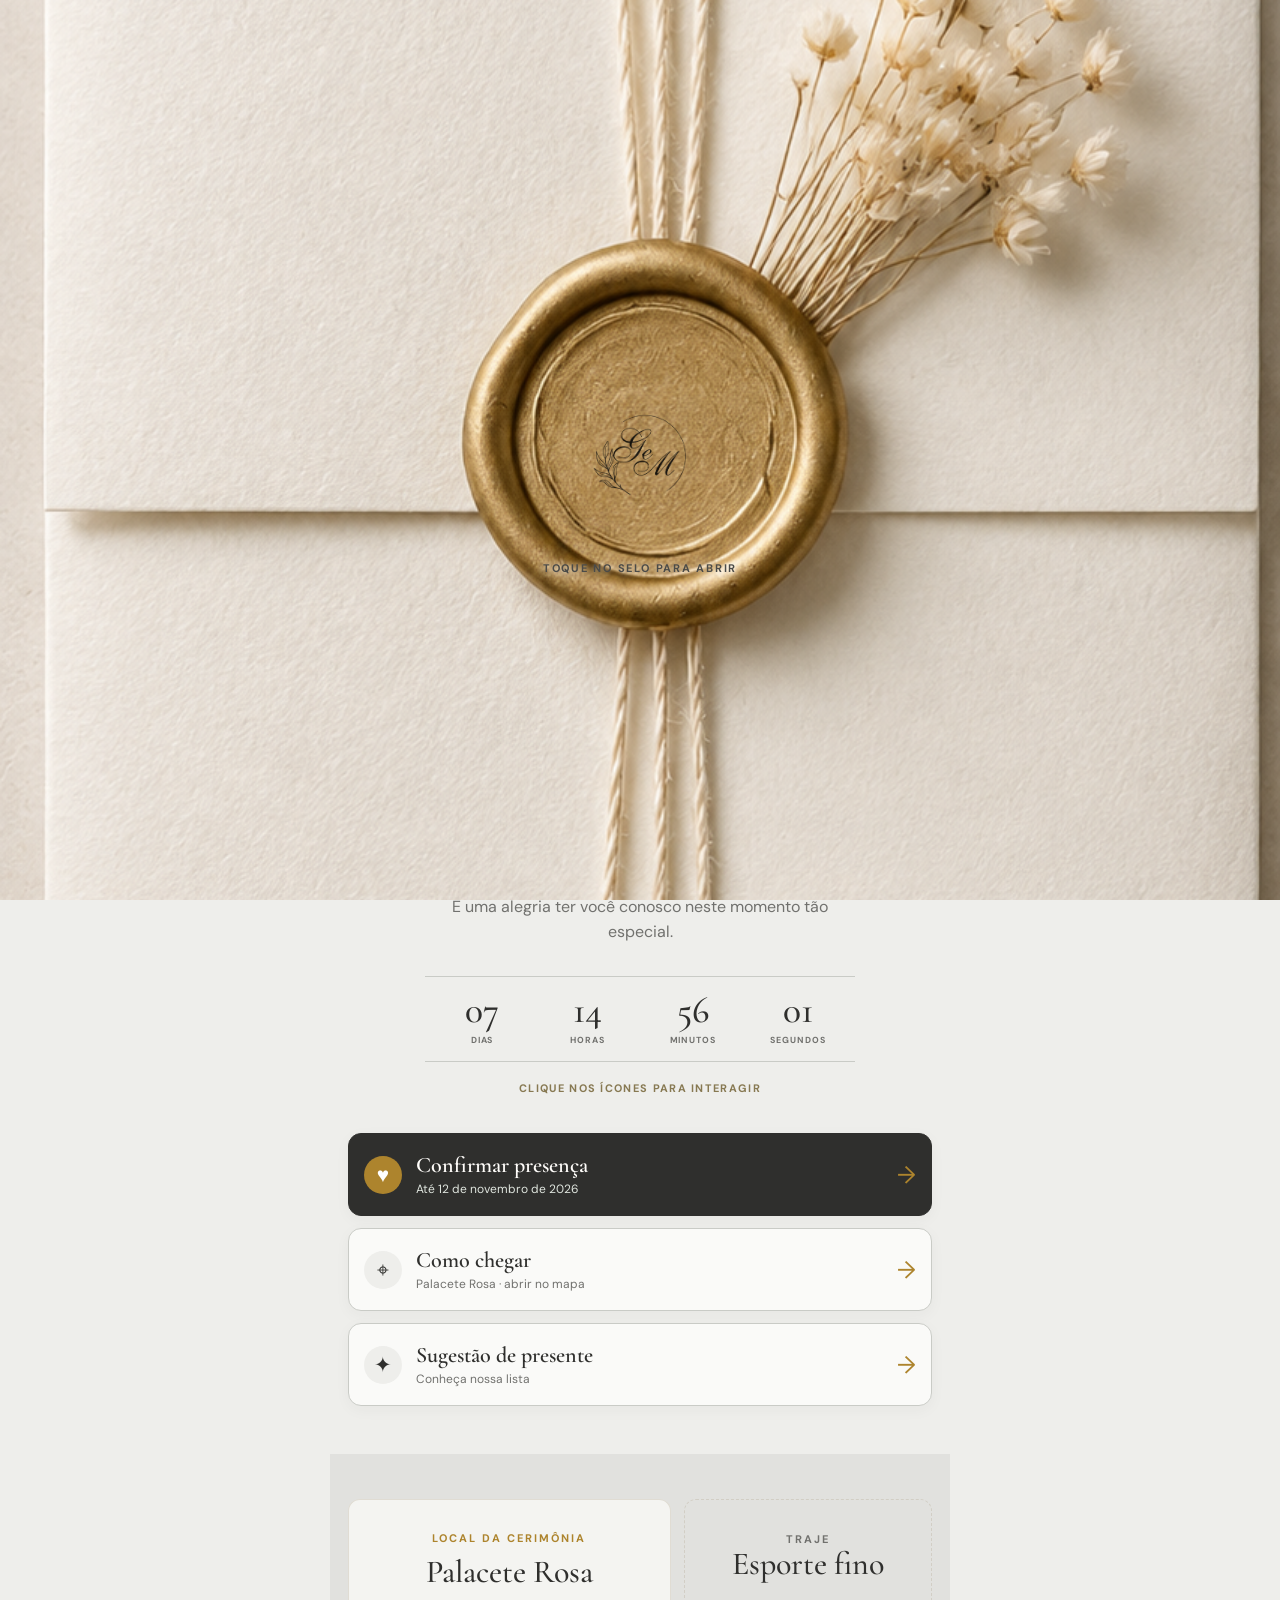
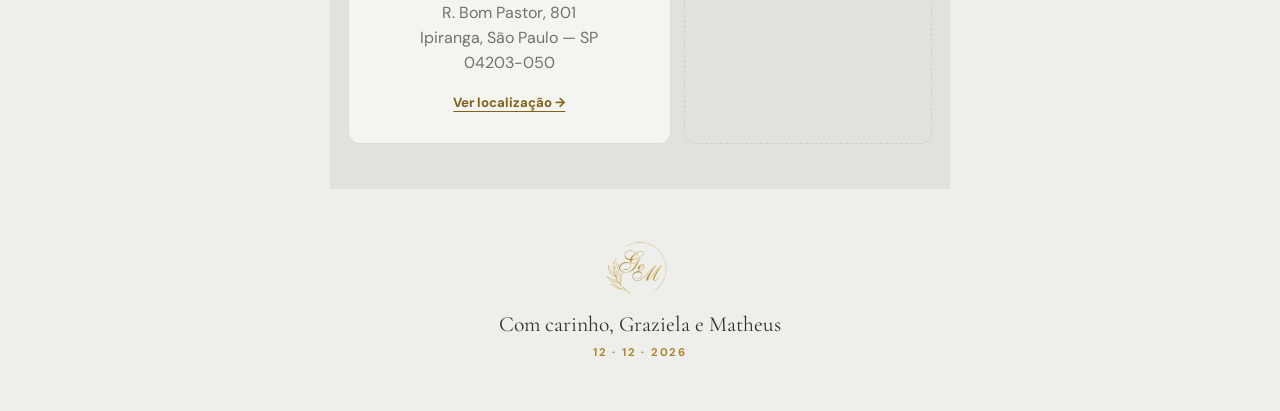
<file: index.html>
<!doctype html>
<html lang="pt-BR">
  <head>
    <meta charset="UTF-8" />
    <meta name="viewport" content="width=device-width, initial-scale=1.0" />
    <meta name="theme-color" content="#f6f3ed" />
    <title>Graziela & Matheus — 12.12.2026</title>
    <meta name="description" content="Graziela e Matheus convidam você para celebrar o casamento — 12 de dezembro de 2026, no Palacete Rosa." />
    <link rel="icon" type="image/png" href="logo-gm.png" />
    <link rel="apple-touch-icon" href="logo-gm.png" />
    <meta property="og:type" content="website" />
    <meta property="og:locale" content="pt_BR" />
    <meta property="og:url" content="https://thuska.github.io/convitecasamento/" />
    <meta property="og:title" content="Graziela & Matheus — 12.12.2026" />
    <meta property="og:description" content="Você é nosso convidado para celebrar este grande dia." />
    <meta property="og:image" content="https://thuska.github.io/convitecasamento/convite-fisico.png?v=20261212" />
    <meta property="og:image:secure_url" content="https://thuska.github.io/convitecasamento/convite-fisico.png?v=20261212" />
    <meta property="og:image:type" content="image/png" />
    <meta property="og:image:width" content="2100" />
    <meta property="og:image:height" content="1500" />
    <meta property="og:image:alt" content="Convite de casamento de Graziela e Matheus" />
    <meta name="twitter:card" content="summary_large_image" />
    <meta name="twitter:title" content="Graziela & Matheus — 12.12.2026" />
    <meta name="twitter:description" content="Você é nosso convidado para celebrar este grande dia." />
    <meta name="twitter:image" content="https://thuska.github.io/convitecasamento/convite-fisico.png?v=20261212" />
    <link rel="preconnect" href="https://fonts.googleapis.com" />
    <link rel="preconnect" href="https://fonts.gstatic.com" crossorigin />
    <link href="https://fonts.googleapis.com/css2?family=Cormorant+Garamond:ital,wght@0,400;0,500;0,600;1,500&family=DM+Sans:wght@400;500;600;700&family=Great+Vibes&display=swap" rel="stylesheet" />
    <link rel="stylesheet" href="styles.css" />
    <style>
      /* Mantém a abertura e a contagem corretas mesmo durante a atualização do cache do GitHub Pages. */
      .opening{position:fixed;z-index:20;inset:0;display:grid;place-items:center;overflow:hidden;background:#dfe2df}
      .opening-letter{position:relative;display:grid;place-items:center;width:min(84vw,410px);height:min(78vh,610px);min-height:510px;border:1px solid rgba(116,105,77,.25);background:linear-gradient(120deg,rgba(255,255,252,.94),rgba(232,231,222,.93)),url("casa-vitoriana.png") center/cover;box-shadow:0 25px 55px rgba(43,48,43,.24),inset 0 0 60px rgba(170,153,111,.13)}
      .opening-letter::before{position:absolute;inset:14px;border:1px solid rgba(173,132,45,.43);content:""}
      .opening-seal{position:relative;z-index:3;display:grid;place-items:center;width:154px;height:154px;padding:0;border:0;border-radius:47% 53% 51% 49% / 52% 46% 54% 48%;background:radial-gradient(circle at 32% 27%,#f8df86 0 4%,#c79936 33%,#98691b 68%,#684611 100%);box-shadow:inset 8px 10px 14px rgba(255,245,192,.45),inset -12px -12px 18px rgba(73,42,4,.4),0 12px 19px rgba(61,48,24,.34);cursor:pointer}
      .opening-seal::before{position:absolute;inset:10px;border:1px solid rgba(97,58,5,.48);border-radius:inherit;content:""}.seal-imprint{display:grid;place-items:center;width:96px;height:96px;border:1px solid rgba(96,58,7,.55);border-radius:50%;box-shadow:inset 3px 4px 7px rgba(73,43,5,.4)}.seal-imprint img{width:72px;max-height:72px;object-fit:contain;filter:brightness(.58) sepia(1) saturate(2);opacity:.9}.seal-hint{position:absolute;z-index:3;bottom:34px;color:#66562d;font:700 .66rem "DM Sans",sans-serif;letter-spacing:.16em;text-transform:uppercase}.countdown{display:grid!important;grid-template-columns:repeat(4,minmax(0,1fr));gap:7px;max-width:430px;margin:31px auto 19px;padding:15px 8px;border-top:1px solid #c9cbc6;border-bottom:1px solid #c9cbc6}.countdown strong,.countdown span{display:block!important}.countdown strong{font:500 clamp(1.5rem,8vw,2.35rem)/1 "Cormorant Garamond",serif}.countdown span{margin-top:5px;font-size:.55rem;font-weight:700;letter-spacing:.1em;text-transform:uppercase}.opening.is-opening .opening-letter{opacity:0;transform:scale(.92) translateY(-18px);transition:transform 1s cubic-bezier(.7,0,.2,1),opacity .65s ease}
    </style>
    <style>
      .opening-letter { overflow:hidden; perspective:1000px; }
      .opening-letter::after { position:absolute; z-index:2; inset:0; background:linear-gradient(145deg,rgba(247,246,239,.98),rgba(215,213,200,.96)); clip-path:polygon(0 0,100% 0,50% 43%); box-shadow:0 5px 10px rgba(74,68,47,.14); content:""; transform-origin:top; transition:transform .9s cubic-bezier(.6,0,.2,1); }
      .opening.is-opening .opening-letter { opacity:0; transform:scale(.92) translateY(-18px); transition:transform 1s cubic-bezier(.7,0,.2,1) .18s,opacity .65s ease .34s; }
      .opening.is-opening .opening-letter::after { transform:rotateX(-165deg); }
      .date-organized, .date-organized > small { color:#ad842d !important; }
      .date-organized > div span { border-color:#ad842d !important; color:#ad842d; }
      .date-organized b { color:#ad842d !important; }
    </style>
    <style>
      .opening { background:#eeeae1 url("abertura-envelope-realista.png") center/cover no-repeat; }
      .opening::before { display:none; }
      .opening-letter { width:100vw; height:100vh; min-height:100vh; overflow:visible; border:0; background:transparent; box-shadow:none; }
      .opening-letter::before, .opening-letter::after { display:none; }
      .opening-seal { position:absolute; top:50%; left:50%; width:174px; height:174px; transform:translate(-50%,-50%); border-radius:50%; background:transparent; box-shadow:none; }
      .opening-seal::before { display:none; }
      .opening-seal:hover { transform:translate(-50%,-50%) scale(1.06); filter:none; }
      .seal-imprint { width:105px; height:105px; border:0; box-shadow:none; background:transparent; }
      .seal-imprint img { width:116px; max-height:116px; filter:grayscale(1) brightness(.22) contrast(1.25); opacity:.9; mix-blend-mode:multiply; }
      .seal-hint { top:calc(50% + 111px); bottom:auto; width:100%; color:#4b4b48; font-size:.69rem; text-align:center; text-shadow:0 1px 7px rgba(255,255,255,.95); }
      .opening.is-opening .opening-letter { opacity:0; transform:translateY(-108%) scale(.98); transition:transform 1.08s cubic-bezier(.65,0,.2,1),opacity .5s ease .52s; }
      .date-organized, .date-organized > small, .date-organized > div span, .date-organized b { color:#ad842d !important; }
      .date-organized > div span { border-color:#ad842d !important; }
    </style>
    <style>
      /* A aba do envelope abre antes de o convite revelar a página. */
      .opening { background:#e9e6de; }
      .opening-letter { overflow:hidden; background:url("abertura-envelope-realista.png") center/cover no-repeat; transform-style:preserve-3d; }
      .opening-letter::before { display:block; position:absolute; z-index:2; top:34%; right:0; bottom:35%; left:0; border:0; background:linear-gradient(145deg,rgba(255,255,252,.96),rgba(223,219,207,.92)); box-shadow:0 5px 10px rgba(73,64,45,.13); clip-path:polygon(0 0,100% 0,50% 100%); content:""; transform-origin:top center; transform-style:preserve-3d; transition:transform .82s cubic-bezier(.6,0,.2,1); }
      .opening-letter::after { display:none; }
      .opening.is-opening .opening-letter::before { transform:rotateX(-172deg); }
      .opening.is-opening .opening-letter { opacity:0; transform:translateY(-18vh) scale(.96); transition:transform 1s cubic-bezier(.65,0,.2,1) .54s,opacity .48s ease .95s; }
      .opening.is-opening .opening-seal { opacity:0; transform:translate(-50%,-50%) scale(.72) rotate(-8deg); transition:transform .32s ease,opacity .28s ease; }
    </style>
    <style>
      /* Duas faces do envelope se abrem pela dobra central. */
      .opening { background:rgba(235,233,227,.96); }
      .opening-letter { background:none; overflow:visible; perspective:1500px; }
      .opening-letter::before, .opening-letter::after { display:block; position:absolute; z-index:1; inset:0; border:0; background:url("abertura-envelope-realista.png") center/cover no-repeat; box-shadow:none; content:""; transition:transform .9s cubic-bezier(.65,0,.2,1),filter .72s ease; }
      .opening-letter::before { clip-path:inset(0 0 49% 0); transform-origin:50% 49%; }
      .opening-letter::after { clip-path:inset(49% 0 0 0); transform-origin:50% 49%; }
      .opening.is-opening .opening-letter::before { transform:translateY(-31%) rotateX(16deg); filter:brightness(1.08); }
      .opening.is-opening .opening-letter::after { transform:translateY(31%) rotateX(-12deg); filter:brightness(.98); }
      .opening.is-opening .opening-letter { opacity:0; transform:none; transition:opacity .34s ease 1.02s; }
      .opening.is-opening .opening-seal { z-index:4; opacity:0; transform:translate(-50%,-50%) scale(.72); transition:transform .3s ease,opacity .25s ease; }
    </style>
  </head>
  <body>
    <section class="opening" id="abertura" aria-label="Abertura do convite">
      <div class="opening-letter">
        <button class="opening-seal" type="button" id="abrir-convite" aria-label="Abrir o convite de Graziela e Matheus">
          <span class="seal-imprint"><img src="logo-gm.png" alt="" /></span>
        </button>
        <span class="seal-hint">Toque no selo para abrir</span>
      </div>
    </section>
    <main>
      <section class="hero" aria-labelledby="titulo">
        <div class="hero-background" aria-hidden="true"></div>
        <div class="hero-overlay"></div>
        <div class="hero-content">
          <img class="logo" src="logo-gm.png" alt="Monograma G e M" />
          <p class="eyebrow">Vão se casar</p>
          <h1 id="titulo">Graziela <span>&</span> Matheus</h1>
          <p class="quote">“Prefiro compartilhar uma vida com você a enfrentar todas as eras deste mundo sozinha.”</p>
          <div class="date date-organized" aria-label="Sábado, 12 de dezembro de 2026, às nove e meia da manhã">
            <p>Sábado</p>
            <div><span>Dezembro</span><b>12</b><span>2026</span></div>
            <small>09h30</small>
          </div>
        </div>
      </section>

      <section class="intro">
        <p class="kicker">Graziela e Matheus</p>
        <h2>Convidam para celebrar<br><em>o casamento</em></h2>
        <p>É uma alegria ter você conosco neste momento tão especial.</p>
        <div class="countdown" aria-label="Contagem regressiva para o casamento">
          <div><strong id="dias">00</strong><span>Dias</span></div>
          <div><strong id="horas">00</strong><span>Horas</span></div>
          <div><strong id="minutos">00</strong><span>Minutos</span></div>
          <div><strong id="segundos">00</strong><span>Segundos</span></div>
        </div>
        <p class="icon-hint">Clique nos ícones para interagir</p>
      </section>

      <nav class="links" aria-label="Informações do casamento">
        <a class="action action-primary" href="https://thuska.github.io/SiteG-M/" target="_blank" rel="noopener">
          <span class="icon" aria-hidden="true">♥</span>
          <span><strong>Confirmar presença</strong><small>Até 12 de novembro de 2026</small></span>
          <span class="arrow" aria-hidden="true">→</span>
        </a>
        <a class="action" href="https://www.google.com/maps/search/?api=1&query=Palacete+Rosa%2C+R.+Bom+Pastor%2C+801+-+Ipiranga%2C+S%C3%A3o+Paulo+-+SP%2C+04203-050" target="_blank" rel="noopener">
          <span class="icon" aria-hidden="true">⌖</span>
          <span><strong>Como chegar</strong><small>Palacete Rosa · abrir no mapa</small></span>
          <span class="arrow" aria-hidden="true">→</span>
        </a>
        <a class="action" href="https://www.finalfeliz.de/graziela-matheus-forever" target="_blank" rel="noopener">
          <span class="icon" aria-hidden="true">✦</span>
          <span><strong>Sugestão de presente</strong><small>Conheça nossa lista</small></span>
          <span class="arrow" aria-hidden="true">→</span>
        </a>
      </nav>

      <section class="details">
        <div class="detail-card">
          <p class="kicker">Local da cerimônia</p>
          <h2>Palacete Rosa</h2>
          <address>R. Bom Pastor, 801<br>Ipiranga, São Paulo — SP<br>04203-050</address>
          <a class="text-link" href="https://www.google.com/maps/search/?api=1&query=Palacete+Rosa%2C+R.+Bom+Pastor%2C+801+-+Ipiranga%2C+S%C3%A3o+Paulo+-+SP%2C+04203-050" target="_blank" rel="noopener">Ver localização →</a>
        </div>
        <div class="detail-card attire">
          <p class="kicker">Traje</p>
          <h2>Esporte fino</h2>
        </div>
      </section>

      <footer>
        <img src="logo-gm.png" alt="" />
        <p>Com carinho, Graziela e Matheus</p>
        <p class="footer-date">12 · 12 · 2026</p>
      </footer>
    </main>
    <script>
      document.body.classList.add('invite-locked');
      document.getElementById('abrir-convite').addEventListener('click', function () {
        var abertura = document.getElementById('abertura');
        abertura.classList.add('is-opening');
        document.body.classList.remove('invite-locked');
        window.setTimeout(function () { abertura.remove(); }, 1550);
      });
      var casamento = new Date('2026-12-12T09:30:00-03:00').getTime();
      function atualizarContagem() {
        var restante = Math.max(0, casamento - Date.now());
        var unidades = [
          ['dias', 86400000], ['horas', 3600000], ['minutos', 60000], ['segundos', 1000]
        ];
        unidades.forEach(function (unidade, indice) {
          var valor = Math.floor(restante / unidade[1]);
          if (indice > 0) valor %= indice === 1 ? 24 : 60;
          document.getElementById(unidade[0]).textContent = String(valor).padStart(2, '0');
        });
      }
      atualizarContagem();
      window.setInterval(atualizarContagem, 1000);
    </script>
  </body>
</html>
</file>
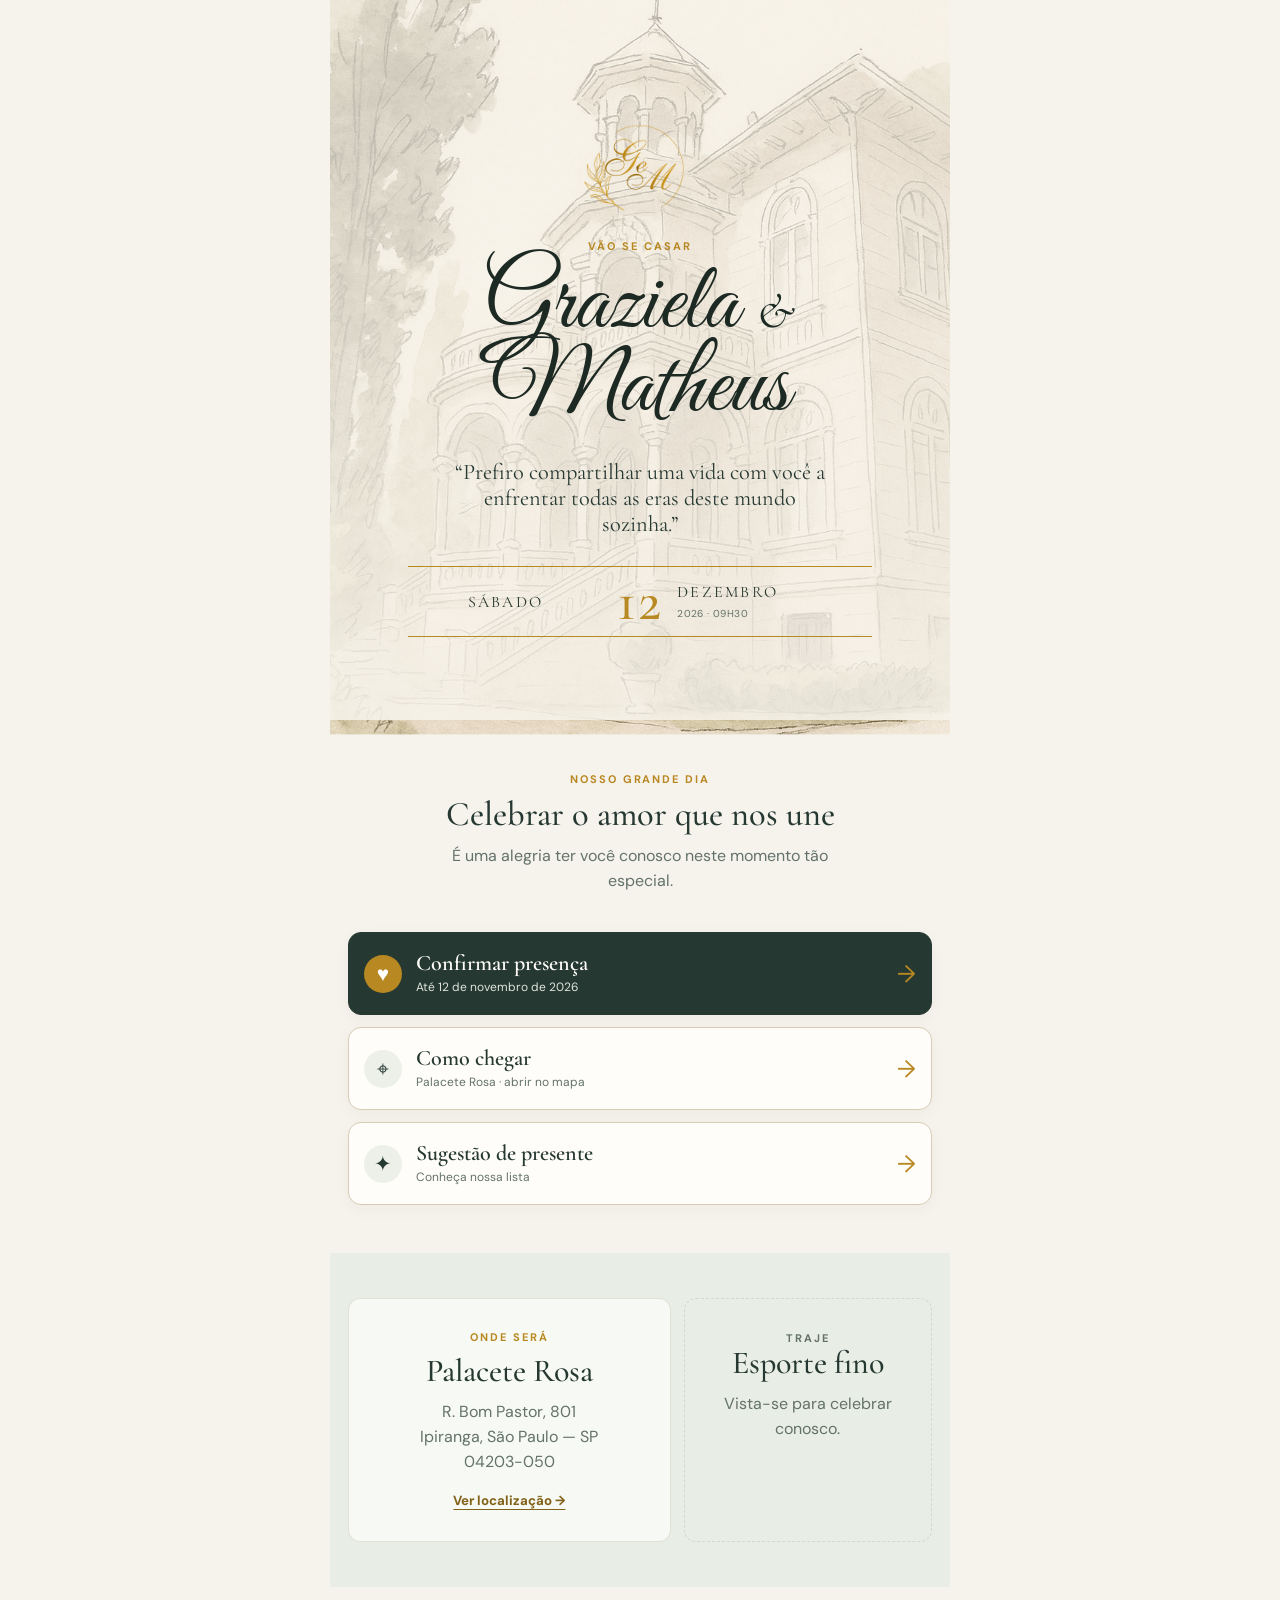
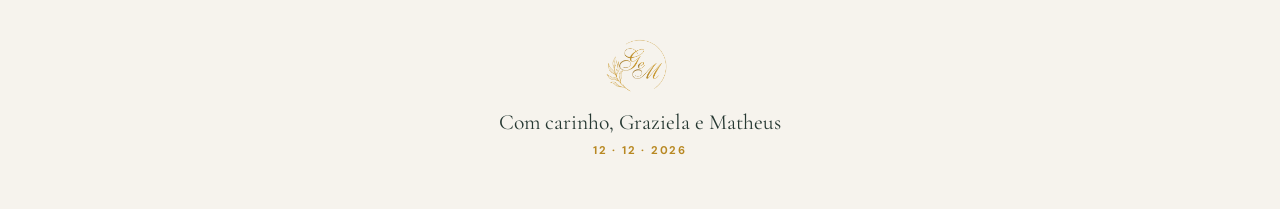
<file: outputs/index.html>
<!doctype html>
<html lang="pt-BR">
  <head>
    <meta charset="UTF-8" />
    <meta name="viewport" content="width=device-width, initial-scale=1.0" />
    <meta name="theme-color" content="#f6f3ed" />
    <title>Graziela & Matheus — 12.12.2026</title>
    <link rel="preconnect" href="https://fonts.googleapis.com" />
    <link rel="preconnect" href="https://fonts.gstatic.com" crossorigin />
    <link href="https://fonts.googleapis.com/css2?family=Cormorant+Garamond:ital,wght@0,400;0,500;0,600;1,500&family=DM+Sans:wght@400;500;600;700&family=Great+Vibes&display=swap" rel="stylesheet" />
    <link rel="stylesheet" href="styles.css" />
  </head>
  <body>
    <main>
      <section class="hero" aria-labelledby="titulo">
        <div class="hero-background" aria-hidden="true"></div>
        <div class="hero-overlay"></div>
        <div class="hero-content">
          <img class="logo" src="logo-gm.png" alt="Monograma G e M" />
          <p class="eyebrow">Vão se casar</p>
          <h1 id="titulo">Graziela <span>&</span> Matheus</h1>
          <p class="quote">“Prefiro compartilhar uma vida com você a enfrentar todas as eras deste mundo sozinha.”</p>
          <div class="date" aria-label="Sábado, 12 de dezembro de 2026, às nove e meia da manhã">
            <span>Sábado</span><b>12</b><span>Dezembro<br><small>2026 · 09h30</small></span>
          </div>
        </div>
      </section>

      <section class="intro">
        <p class="kicker">Nosso grande dia</p>
        <h2>Celebrar o amor que nos une</h2>
        <p>É uma alegria ter você conosco neste momento tão especial.</p>
      </section>

      <nav class="links" aria-label="Informações do casamento">
        <a class="action action-primary" href="https://thuska.github.io/SiteG-M/" target="_blank" rel="noopener">
          <span class="icon" aria-hidden="true">♥</span>
          <span><strong>Confirmar presença</strong><small>Até 12 de novembro de 2026</small></span>
          <span class="arrow" aria-hidden="true">→</span>
        </a>
        <a class="action" href="https://www.google.com/maps/search/?api=1&query=Palacete+Rosa%2C+R.+Bom+Pastor%2C+801+-+Ipiranga%2C+S%C3%A3o+Paulo+-+SP%2C+04203-050" target="_blank" rel="noopener">
          <span class="icon" aria-hidden="true">⌖</span>
          <span><strong>Como chegar</strong><small>Palacete Rosa · abrir no mapa</small></span>
          <span class="arrow" aria-hidden="true">→</span>
        </a>
        <a class="action" href="https://www.finalfeliz.de/graziela-matheus-forever" target="_blank" rel="noopener">
          <span class="icon" aria-hidden="true">✦</span>
          <span><strong>Sugestão de presente</strong><small>Conheça nossa lista</small></span>
          <span class="arrow" aria-hidden="true">→</span>
        </a>
      </nav>

      <section class="details">
        <div class="detail-card">
          <p class="kicker">Onde será</p>
          <h2>Palacete Rosa</h2>
          <address>R. Bom Pastor, 801<br>Ipiranga, São Paulo — SP<br>04203-050</address>
          <a class="text-link" href="https://www.google.com/maps/search/?api=1&query=Palacete+Rosa%2C+R.+Bom+Pastor%2C+801+-+Ipiranga%2C+S%C3%A3o+Paulo+-+SP%2C+04203-050" target="_blank" rel="noopener">Ver localização →</a>
        </div>
        <div class="detail-card attire">
          <p class="kicker">Traje</p>
          <h2>Esporte fino</h2>
          <p>Vista-se para celebrar conosco.</p>
        </div>
      </section>

      <footer>
        <img src="logo-gm.png" alt="" />
        <p>Com carinho, Graziela e Matheus</p>
        <p class="footer-date">12 · 12 · 2026</p>
      </footer>
    </main>
  </body>
</html>
</file>
<file: styles.css>
:root { --ink:#2f2f2d; --muted:#71716e; --paper:#eeeeeb; --card:#fafaf8; --gold:#ad842d; --line:#c9cbc6; }
* { box-sizing:border-box; }
html, body { margin:0; background:var(--paper); }
body { color:var(--ink); font:16px "DM Sans", Arial, sans-serif; }
.invite-locked { overflow:hidden; }
.opening { position:fixed; z-index:20; inset:0; display:grid; place-items:center; overflow:hidden; background:#dfe2df; }
.opening::before { position:absolute; inset:0; background:url("casa-vitoriana.png") center/cover no-repeat; filter:grayscale(.65) saturate(.4) opacity(.38); content:""; }
.opening-letter { position:relative; z-index:1; display:grid; place-items:center; width:min(84vw,410px); height:min(78vh,610px); min-height:510px; border:1px solid rgba(116,105,77,.25); background:linear-gradient(120deg,rgba(255,255,252,.94),rgba(232,231,222,.93)),url("casa-vitoriana.png") center/cover; box-shadow:0 25px 55px rgba(43,48,43,.24), inset 0 0 60px rgba(170,153,111,.13); transition:transform 1s cubic-bezier(.7,0,.2,1), opacity .65s ease; }
.opening-letter::before { position:absolute; inset:14px; border:1px solid rgba(173,132,45,.43); content:""; }
.opening-seal { position:relative; z-index:3; display:grid; place-items:center; width:154px; height:154px; padding:0; border:0; border-radius:47% 53% 51% 49% / 52% 46% 54% 48%; background:radial-gradient(circle at 32% 27%,#f8df86 0 4%,#c79936 33%,#98691b 68%,#684611 100%); box-shadow:inset 8px 10px 14px rgba(255,245,192,.45), inset -12px -12px 18px rgba(73,42,4,.4), 0 12px 19px rgba(61,48,24,.34); color:#fff9f4; cursor:pointer; transition:transform .25s ease, filter .25s ease, opacity .25s ease; }
.opening-seal::before { position:absolute; inset:10px; border:1px solid rgba(97,58,5,.48); border-radius:inherit; box-shadow:inset 1px 1px 0 rgba(255,247,184,.43); content:""; }
.opening-seal:hover { transform:scale(1.055) rotate(-2deg); filter:brightness(1.08); }
.opening-seal:focus-visible { outline:3px solid var(--gold); outline-offset:7px; }
.seal-imprint { display:grid; place-items:center; width:96px; height:96px; border:1px solid rgba(96,58,7,.55); border-radius:50%; box-shadow:inset 3px 4px 7px rgba(73,43,5,.4), 1px 1px 0 rgba(255,232,138,.34); }
.seal-imprint img { width:110px; max-height:110px; object-fit:contain; filter:grayscale(1) brightness(.22) contrast(1.25); opacity:.9; }
.seal-hint { position:absolute; z-index:3; bottom:34px; color:#66562d; font:700 .66rem "DM Sans",sans-serif; letter-spacing:.16em; text-transform:uppercase; }
.opening.is-opening .opening-letter { opacity:0; transform:scale(.92) translateY(-18px); }
main { max-width:620px; margin:auto; overflow:hidden; }
.hero { min-height:680px; position:relative; display:grid; place-items:center; text-align:center; color:var(--ink); }
.hero-background { position:absolute; inset:-2%; background:url("casa-vitoriana.png") center/cover no-repeat; filter:grayscale(.48) saturate(.55) contrast(.96); animation:watercolor-drift 18s ease-in-out infinite alternate; }
.hero-overlay { position:absolute; inset:0; background:linear-gradient(180deg,rgba(241,242,239,.68),rgba(235,237,234,.87)); }
.hero-content { position:relative; max-width:520px; padding:50px 28px 36px; animation:gentle-rise .9s ease-out both; }
.logo { width:125px; height:auto; margin-bottom:16px; filter:drop-shadow(0 2px 8px rgba(80,83,77,.12)); animation:soft-float 5s ease-in-out infinite; }
.eyebrow, .kicker { margin:0 0 11px; color:var(--gold); font-size:.69rem; font-weight:700; letter-spacing:.18em; text-transform:uppercase; }
.hero h1 { margin:0; color:#282826; font:400 clamp(4rem,16vw,6rem)/.86 "Anastasia Script", "Great Vibes", cursive; letter-spacing:.01em; }
.hero h1 span { padding:0 3px; font:italic .52em "Cormorant Garamond", serif; }
.quote { max-width:380px; margin:30px auto 29px; font:1.4rem/1.16 "Cormorant Garamond", serif; }
.date { display:grid; grid-template-columns:1fr auto 1fr; gap:14px; align-items:center; padding:12px 0; border-top:1px solid var(--gold); border-bottom:1px solid var(--gold); color:#353532; font:1rem "Cormorant Garamond", serif; letter-spacing:.14em; text-transform:uppercase; }
.date b { color:var(--gold); font-size:3.6rem; font-weight:500; line-height:.78; }
.date span:last-child { text-align:left; }
.date small { color:var(--muted); font:.63rem "DM Sans", sans-serif; letter-spacing:.04em; white-space:nowrap; }
.date-organized { display:block; padding:17px 0 14px; border-color:var(--gold); color:var(--gold); }
.date-organized p { margin:0 0 9px; font-size:1.15rem; letter-spacing:.2em; }
.date-organized > div { display:grid; grid-template-columns:1fr auto 1fr; gap:16px; align-items:center; }
.date-organized > div span { padding:9px 0; border-top:2px solid var(--gold); border-bottom:2px solid var(--gold); font-size:1.04rem; }
.date-organized > div span:last-child { text-align:center; }
.date-organized b { color:var(--gold); font-size:5.8rem; line-height:.72; }
.date-organized > small { display:block; margin-top:15px; color:var(--gold); font:400 2.2rem/1 "Cormorant Garamond",serif; letter-spacing:.08em; }
.intro { padding:52px 29px 38px; text-align:center; }
.intro h2, .details h2 { margin:0 0 13px; font:500 2.15rem/1 "Cormorant Garamond", serif; }
.intro h2 em { color:var(--gold); font-style:italic; }
.intro > p:nth-of-type(2) { max-width:380px; margin:0 auto; color:var(--muted); line-height:1.55; }
.countdown { display:grid; grid-template-columns:repeat(4,1fr); gap:7px; max-width:430px; margin:31px auto 19px; padding:15px 8px; border-top:1px solid var(--line); border-bottom:1px solid var(--line); }
.countdown div { min-width:0; }
.countdown strong, .countdown span { display:block; }
.countdown strong { color:var(--ink); font:500 clamp(1.5rem,8vw,2.35rem)/1 "Cormorant Garamond",serif; }
.countdown span { margin-top:5px; color:var(--muted); font-size:.55rem; font-weight:700; letter-spacing:.1em; text-transform:uppercase; }
.icon-hint { margin:0; color:#877952; font-size:.68rem; font-weight:700; letter-spacing:.12em; text-transform:uppercase; }
.links { display:grid; gap:12px; padding:0 18px 48px; }
.action { display:flex; align-items:center; gap:14px; min-height:83px; padding:14px 15px; border:1px solid var(--line); border-radius:13px; background:var(--card); color:var(--ink); box-shadow:0 4px 15px rgba(63,57,43,.04); text-decoration:none; transition:transform .2s, box-shadow .2s; animation:gentle-rise .65s ease-out both; }
.action:nth-child(2) { animation-delay:.12s; }.action:nth-child(3) { animation-delay:.22s; }
.action:focus-visible, .text-link:focus-visible { outline:3px solid var(--gold); outline-offset:3px; }
.action:hover { transform:translateY(-2px); box-shadow:0 7px 17px rgba(63,57,43,.1); }
.action-primary { border-color:var(--ink); background:var(--ink); color:#fffdfa; }
.icon { display:grid; flex:none; place-items:center; width:38px; height:38px; border-radius:50%; background:#eeeeeb; color:var(--ink); font-size:1.3rem; }
.action-primary .icon { background:var(--gold); color:white; }
.action strong, .action small { display:block; }
.action strong { font:600 1.38rem/1.05 "Cormorant Garamond", serif; }
.action small { margin-top:5px; color:var(--muted); font-size:.75rem; line-height:1.2; }
.action-primary small { color:#dfe5de; }
.arrow { margin-left:auto; color:var(--gold); font-size:1.5rem; }
.details { display:grid; gap:13px; padding:45px 18px; background:#e1e1de; }
.detail-card { padding:31px 18px; border:1px solid rgba(169,157,128,.27); border-radius:12px; background:rgba(255,255,252,.64); text-align:center; }
.detail-card h2 { font-size:2rem; }
.detail-card address, .attire p { margin:0; color:var(--muted); font-style:normal; line-height:1.55; }
.text-link { display:inline-block; margin-top:18px; color:#826218; font-size:.83rem; font-weight:700; text-underline-offset:4px; }
.attire { border-style:dashed; background:transparent; }
footer { padding:42px 20px 52px; background:var(--paper); text-align:center; }
footer img { width:75px; opacity:.85; mix-blend-mode:multiply; }
footer p { margin:8px 0 0; font:1.35rem "Cormorant Garamond", serif; }
.footer-date { color:var(--gold); font:700 .7rem "DM Sans", sans-serif !important; letter-spacing:.16em; }
@keyframes watercolor-drift { from { transform:scale(1.04) translate3d(-.8%,-.4%,0); } to { transform:scale(1.1) translate3d(.8%,.5%,0); } }
@keyframes gentle-rise { from { opacity:0; transform:translateY(14px); } to { opacity:1; transform:translateY(0); } }
@keyframes soft-float { 0%,100% { transform:translateY(0); } 50% { transform:translateY(-6px); } }
@media (prefers-reduced-motion:reduce) { *,*::before,*::after { animation-duration:.01ms !important; animation-iteration-count:1 !important; scroll-behavior:auto !important; } }
@media (min-width:540px) { .details { grid-template-columns:1.3fr 1fr; } .hero { min-height:720px; } .hero-content { padding-top:60px; } }
</file>
<file: outputs/styles.css>
:root { --ink:#263832; --muted:#63726a; --paper:#f6f3ed; --card:#fffdf9; --gold:#b88822; --line:#d8ccb4; }
* { box-sizing:border-box; }
html, body { margin:0; background:var(--paper); }
body { color:var(--ink); font:16px "DM Sans", Arial, sans-serif; }
main { max-width:620px; margin:auto; overflow:hidden; }
.hero { min-height:680px; position:relative; display:grid; place-items:center; text-align:center; }
.hero-background { position:absolute; inset:0; background:url("casa-vitoriana.png") center/cover no-repeat; filter:saturate(.78); transform:scale(1.04); }
.hero-overlay { position:absolute; inset:0; background:linear-gradient(180deg,rgba(248,245,237,.66),rgba(248,245,237,.84)); }
.hero-content { position:relative; max-width:520px; padding:50px 28px 36px; }
.logo { width:125px; height:auto; margin-bottom:16px; filter:drop-shadow(0 2px 8px rgba(137,95,17,.1)); }
.eyebrow, .kicker { margin:0 0 11px; color:var(--gold); font-size:.69rem; font-weight:700; letter-spacing:.18em; text-transform:uppercase; }
.hero h1 { margin:0; color:#1d2923; font:400 clamp(4rem,16vw,6rem)/.86 "Great Vibes", cursive; }
.hero h1 span { padding:0 3px; font:italic .52em "Cormorant Garamond", serif; }
.quote { max-width:380px; margin:30px auto 29px; font:1.4rem/1.16 "Cormorant Garamond", serif; }
.date { display:grid; grid-template-columns:1fr auto 1fr; gap:14px; align-items:center; padding:12px 0; border-top:1px solid var(--gold); border-bottom:1px solid var(--gold); color:#28362f; font:1rem "Cormorant Garamond", serif; letter-spacing:.14em; text-transform:uppercase; }
.date b { color:var(--gold); font-size:3.6rem; font-weight:500; line-height:.78; }
.date span:last-child { text-align:left; }
.date small { color:var(--muted); font:.63rem "DM Sans", sans-serif; letter-spacing:.04em; white-space:nowrap; }
.intro { padding:52px 29px 38px; text-align:center; }
.intro h2, .details h2 { margin:0 0 13px; font:500 2.15rem/1 "Cormorant Garamond", serif; }
.intro > p:last-child { max-width:380px; margin:0 auto; color:var(--muted); line-height:1.55; }
.links { display:grid; gap:12px; padding:0 18px 48px; }
.action { display:flex; align-items:center; gap:14px; min-height:83px; padding:14px 15px; border:1px solid var(--line); border-radius:13px; background:var(--card); color:var(--ink); box-shadow:0 4px 15px rgba(63,57,43,.04); text-decoration:none; transition:transform .2s, box-shadow .2s; }
.action:focus-visible, .text-link:focus-visible { outline:3px solid var(--gold); outline-offset:3px; }
.action:hover { transform:translateY(-2px); box-shadow:0 7px 17px rgba(63,57,43,.1); }
.action-primary { border-color:var(--ink); background:var(--ink); color:#fffdfa; }
.icon { display:grid; flex:none; place-items:center; width:38px; height:38px; border-radius:50%; background:#edf0e9; color:var(--ink); font-size:1.3rem; }
.action-primary .icon { background:var(--gold); color:white; }
.action strong, .action small { display:block; }
.action strong { font:600 1.38rem/1.05 "Cormorant Garamond", serif; }
.action small { margin-top:5px; color:var(--muted); font-size:.75rem; line-height:1.2; }
.action-primary small { color:#dfe5de; }
.arrow { margin-left:auto; color:var(--gold); font-size:1.5rem; }
.details { display:grid; gap:13px; padding:45px 18px; background:#e8ede5; }
.detail-card { padding:31px 18px; border:1px solid rgba(169,157,128,.27); border-radius:12px; background:rgba(255,255,252,.64); text-align:center; }
.detail-card h2 { font-size:2rem; }
.detail-card address, .attire p { margin:0; color:var(--muted); font-style:normal; line-height:1.55; }
.text-link { display:inline-block; margin-top:18px; color:#826218; font-size:.83rem; font-weight:700; text-underline-offset:4px; }
.attire { border-style:dashed; background:transparent; }
footer { padding:42px 20px 52px; background:var(--paper); text-align:center; }
footer img { width:75px; opacity:.85; mix-blend-mode:multiply; }
footer p { margin:8px 0 0; font:1.35rem "Cormorant Garamond", serif; }
.footer-date { color:var(--gold); font:700 .7rem "DM Sans", sans-serif !important; letter-spacing:.16em; }
@media (min-width:540px) { .details { grid-template-columns:1.3fr 1fr; } .hero { min-height:720px; } .hero-content { padding-top:60px; } }
</file>
